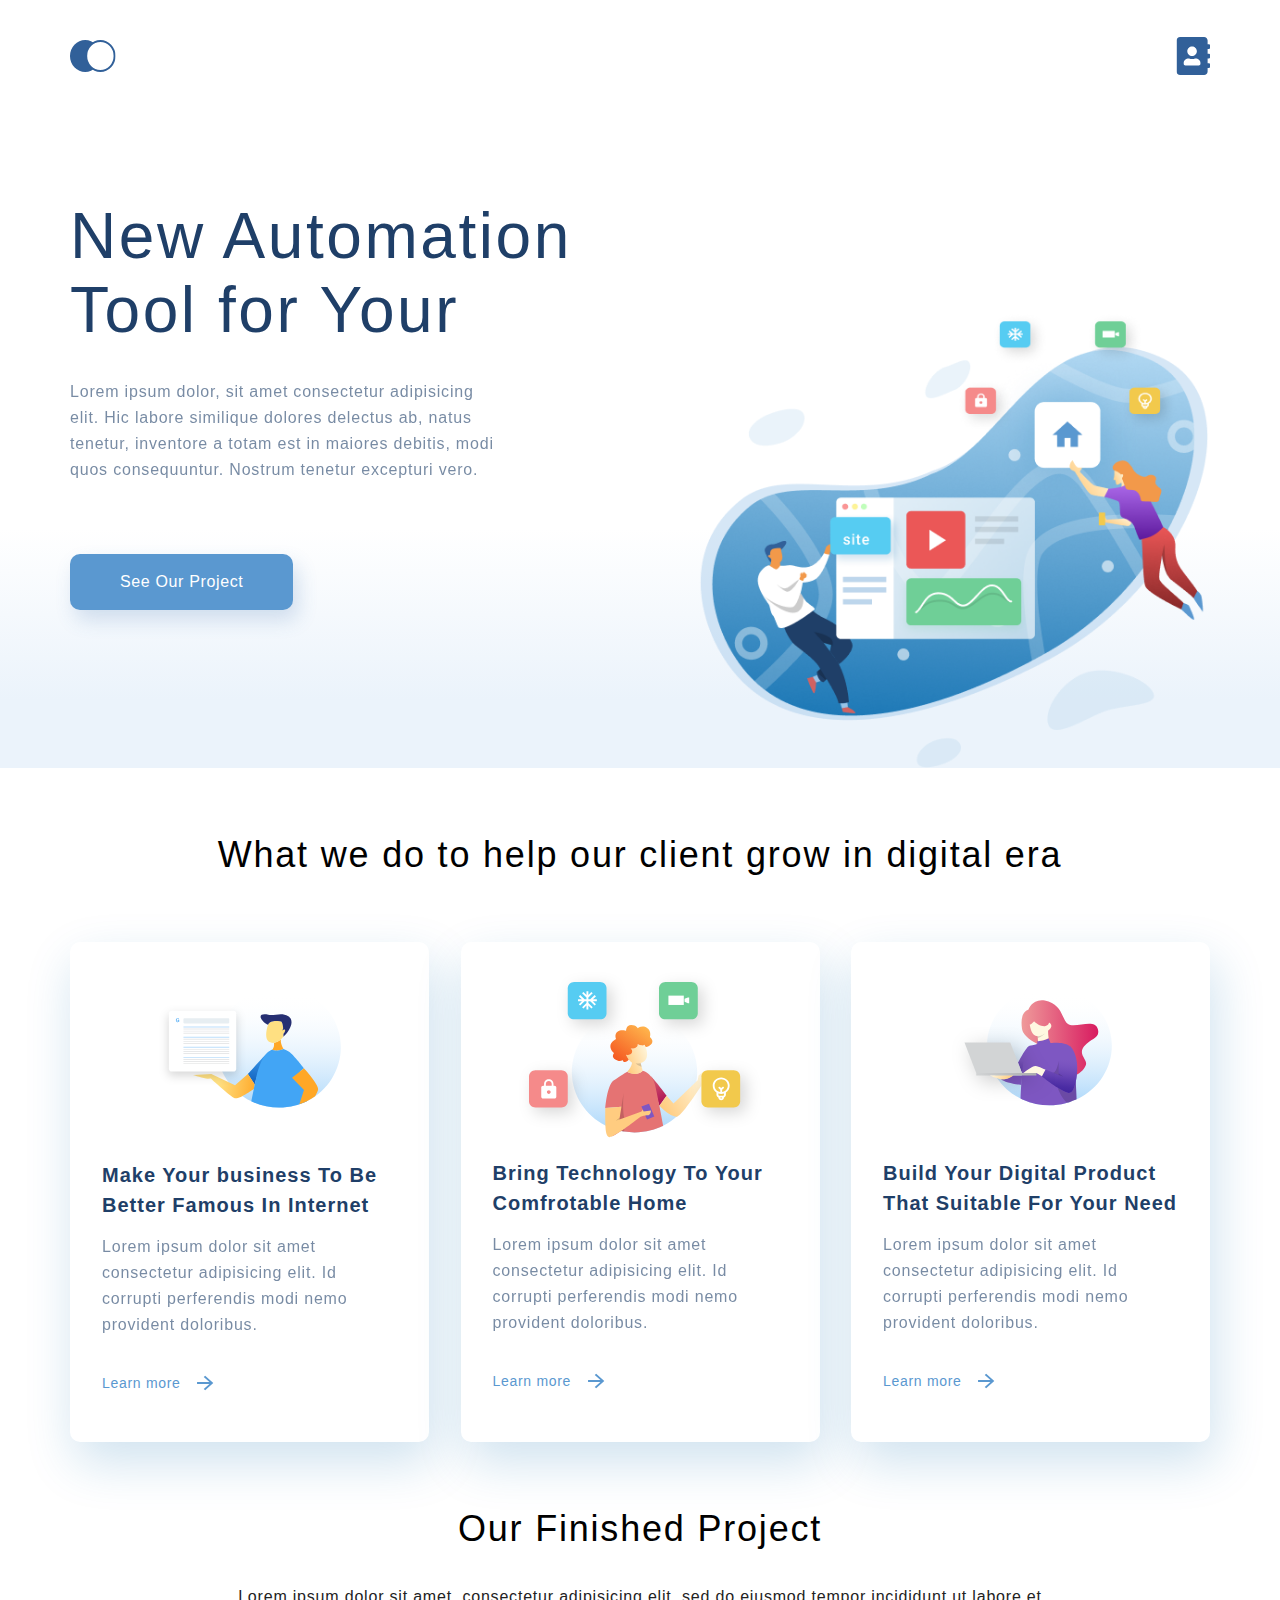
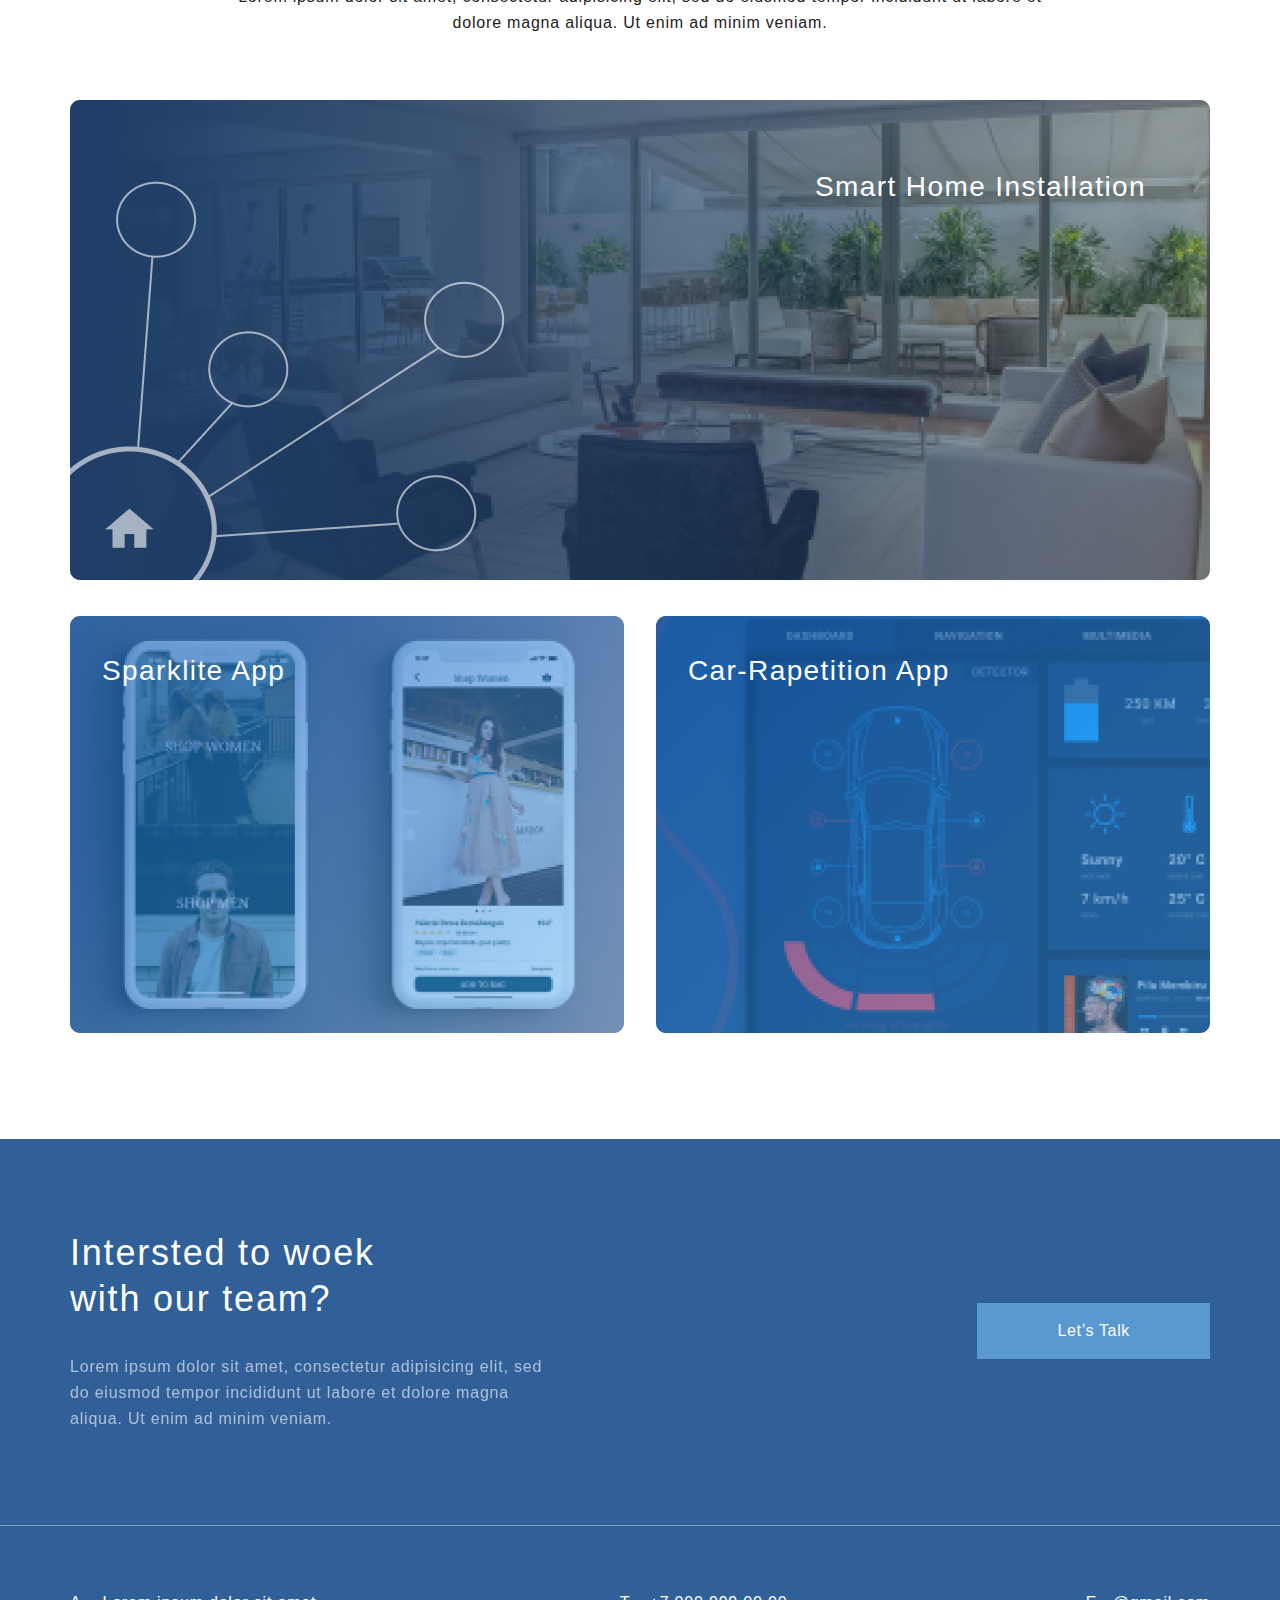
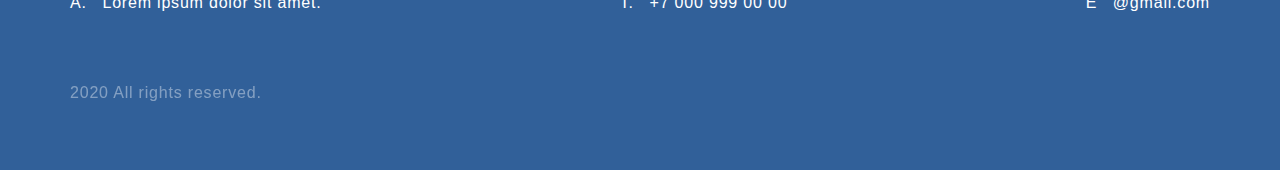
<file: index.html>
<!DOCTYPE html>
<html lang="ru">

<head>
  <meta charset="UTF-8">
  <meta name="viewport" content="width=device-width, initial-scale=1.0">
  <title>Главная</title>
  <link rel="stylesheet" href="css/style.css">
</head>

<body>
  <div class="header">
    <div class="container header__box">
      <ul class="header__nav">
        <li><a href="#"><img src="img/navigation.svg" alt="На главную!"></a>
        </li>
        <li><a href="contacts.html"><img src="img/contacts.svg" alt="Контакты"></a></li>
      </ul>
      <div class="header__content">
        <h1 class="header__title">New Automation
          Tool for Your </h1>
        <p class="paragraph header__paragraph">Lorem ipsum dolor, sit amet consectetur adipisicing elit. Hic labore
          similique
          dolores
          delectus
          ab, natus tenetur,
          inventore a totam est in maiores debitis, modi quos consequuntur. Nostrum tenetur excepturi vero.</p>
        <a href="#" class="header__button">See Our Project</a>
      </div>
    </div>
  </div>

  <div class="container">
    <div class="main-content">
      <h3 class="title-three tools__heading">What we do to help our client grow in digital era</h3>
      <div class="tools">
        <div class="tools__item">
          <img class="tools-img" src="img/cart-img1.svg" alt="Фото карточки1">
          <h4 class="tools__description">Make Your business To Be
            Better Famous In Internet</h4>
          <p class="paragraph tools__paragraph">Lorem ipsum dolor sit amet consectetur adipisicing elit. Id corrupti
            perferendis modi
            nemo
            provident doloribus.</p>
          <a href="#" class="tools__link">Learn more</a>
        </div>
        <!-- /.tools__item -->
        <div class="tools__item tools_item__2 ">
          <img class="tools-img " src="img/cart-img2.svg" alt="Фото карточки2">
          <h4 class="tools__description tools__description-2">Bring Technology To Your
            Comfrotable Home</h4>
          <p class="paragraph tools__paragraph">Lorem ipsum dolor sit amet consectetur adipisicing elit. Id corrupti
            perferendis modi
            nemo
            provident doloribus.</p>
          <a href="#" class="tools__link">Learn more</a>
        </div>
        <!-- /.tools__item -->
        <div class="tools__item">
          <img class="tools-img" src="img/cart-img3.svg" alt="Фото карточки3">
          <h4 class="tools__description">Build Your Digital Product
            That Suitable For Your Need</h4>
          <p class="paragraph tools__paragraph">Lorem ipsum dolor sit amet consectetur adipisicing elit. Id corrupti
            perferendis modi
            nemo
            provident doloribus.</p>
          <a href="#" class="tools__link">Learn more</a>
        </div>
        <!-- /.tools__item -->
      </div>
    </div>
    <div class="project ">
      <h3 class="title-three">Our Finished Project</h3>
      <p class="paragraph project__paragraph">Lorem ipsum dolor sit amet, consectetur adipisicing elit, sed do
        eiusmod tempor incididunt ut labore et dolore magna aliqua. Ut enim ad minim veniam.</p>
      <div class="project__item">
        <img class="project__img" src="img/project1.png" alt="Проект 1">
        <p class="project__text">Smart Home Installation</p>
      </div>
      <div class="project__parent">
        <div class="project__item project__item--margin">
          <img class="project__img" src="img/project2.png" alt="Проект 2">
          <p class="project__text project__text--left">Sparklite App</p>
        </div>
        <div class="project__item">
          <img class="project__img" src="img/project3.png" alt="Проект 3">
          <p class="project__text project__text--left">Car-Rapetition App</p>
        </div>
      </div>
    </div>
  </div>
  <footer class="footer">
    <div class="container">
      <div class="footer__top">
        <div class="footer__heading">
          <h3 class="title-three footer__title">Intersted to woek
            with our team?</h3>
          <p class="paragraph footer__description">Lorem ipsum dolor sit amet, consectetur adipisicing elit, sed do
            eiusmod tempor
            incididunt ut labore et dolore magna aliqua. Ut enim ad minim veniam.</p>
        </div>
        <button class="footer__button">Let’s Talk</button>
      </div>
    </div>

    <div class="footer__line"></div>
    <div class="container">
      <div class="footer__buttom">
        <div class="footer__contacts">
          <ul class="footer__list">
            <li class="list__item">A.&nbsp;&nbsp;&nbsp;Lorem ipsum dolor sit amet.</li>
            <li class="list__item">T.&nbsp;&nbsp;&nbsp;+7 000 999 00 00</li>
            <li class="list__item">E&nbsp;&nbsp;&nbsp;@gmail.com</li>
          </ul>
        </div>
        <div class="policy">
          <p class="paragraph paragraph__policy">2020 All rights reserved.</p>
        </div>
      </div>
    </div>
  </footer>
</body>

</html>
</file>
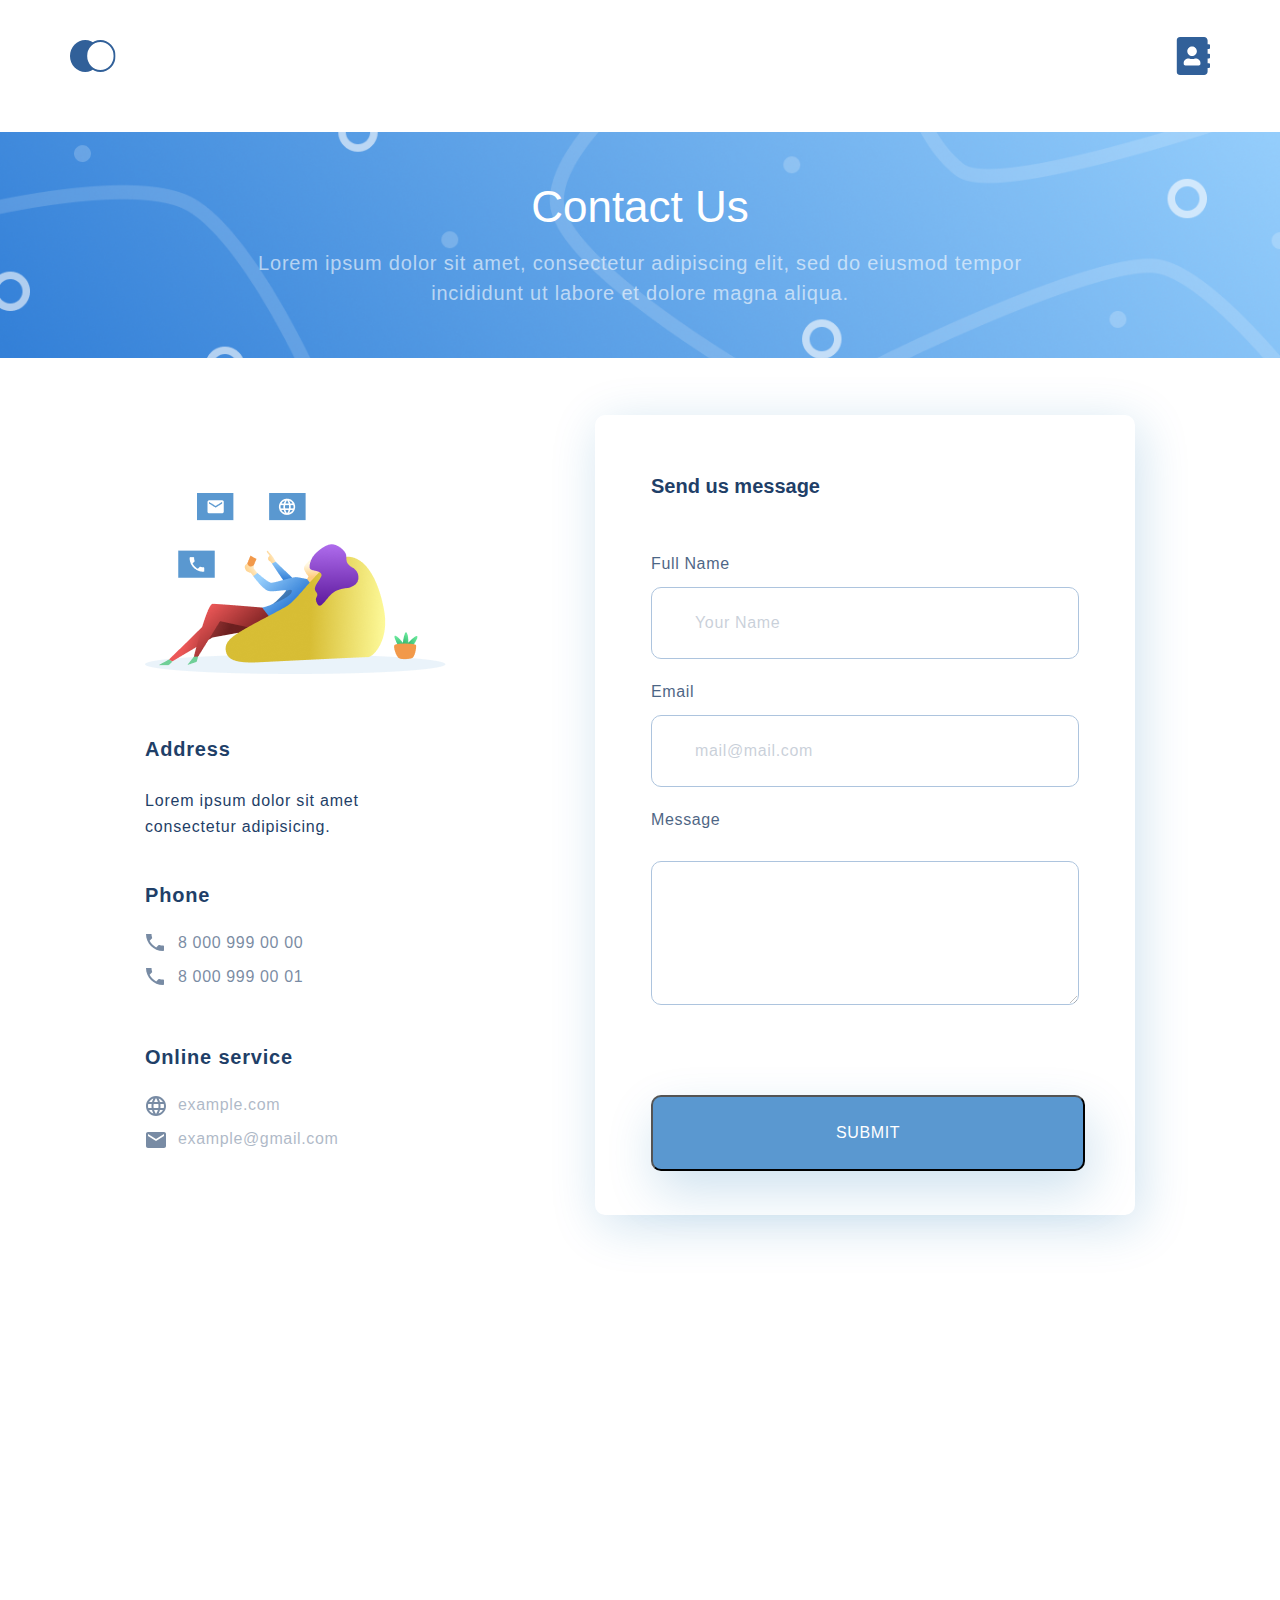
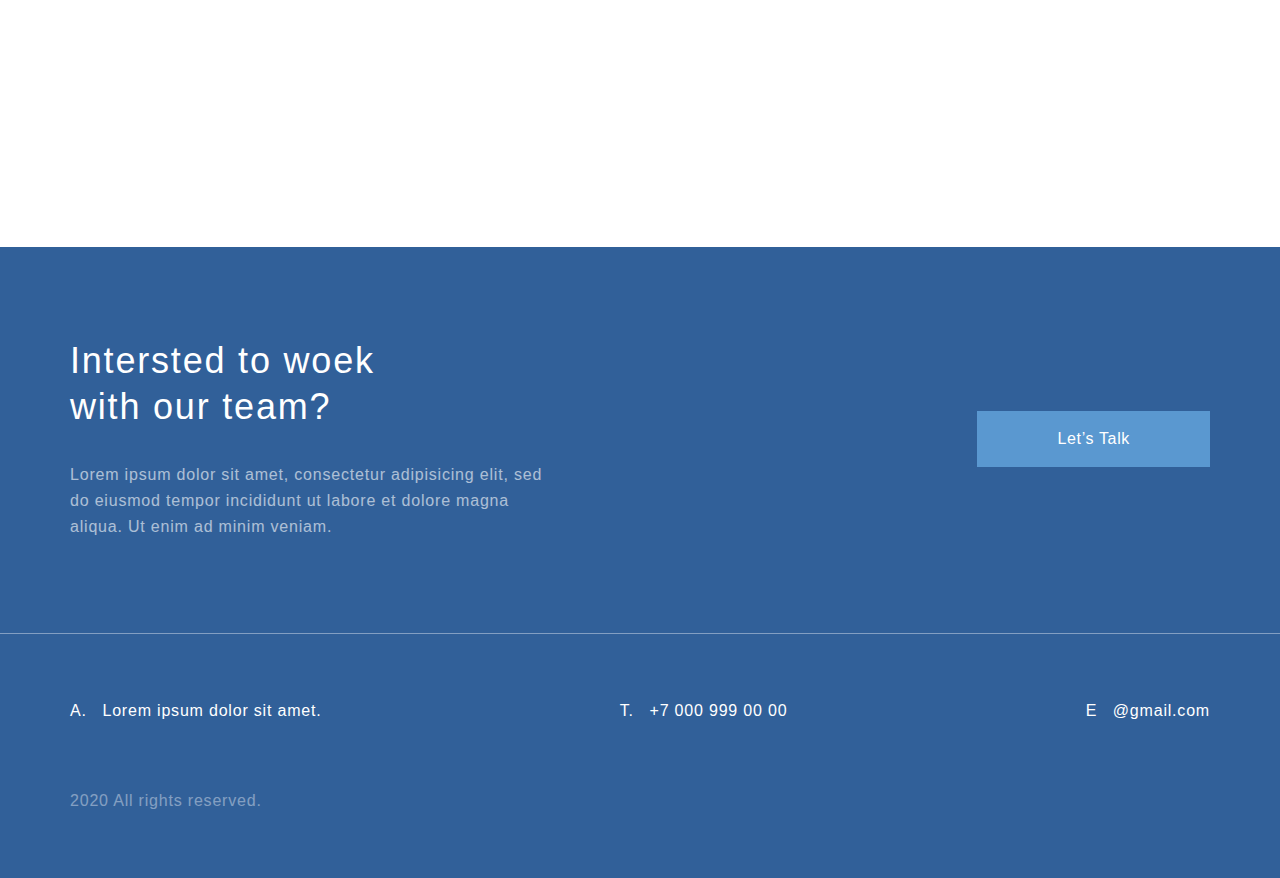
<file: contacts.html>
<!DOCTYPE html>
<html lang="ru">

<head>
  <meta charset="UTF-8">
  <meta name="viewport" content="width=device-width, initial-scale=1.0">
  <title>Контакты</title>
  <link rel="stylesheet" href="css/style.css">
</head>

<body>
  <div class="container">
    <nav class="
    header__nav header__nav-contacts">
      <a href="index.html"><img src="img/navigation.svg" alt="На главную!"></a>
      <a href="#"><img src="img/contacts.svg" alt="Контакты"></a>
    </nav>
  </div>

  <section class="our-contacts">
    <div class="container">
      <h2 class="subtitle">Contact Us</h2>
      <p class="paragraph our-contacts__paragraph">Lorem ipsum dolor sit amet, consectetur adipiscing elit, sed do
        eiusmod tempor incididunt ut labore et dolore magna aliqua. </p>
    </div>
  </section>
  <div class="container">
    <div class="wrap-contacts">
      <div class="aside-contacts">
        <img class="aside-contacts__img" src="img/contact-group.png" alt="contacts">
        <h4 class="title-four aside-contacts__title">Address</h4>
        <p class="paragraph aside-contacts__paragraph">Lorem ipsum dolor sit amet consectetur adipisicing.
        </p>
        <h4 class="title-four aside-contacts__title">Phone</h4>
        <ul class="aside-contacts__list">
          <li class="aside-contacts__item aside-contacts__item--phone">8 000 999 00 00</li>
          <li class="aside-contacts__item aside-contacts__item--phone">8 000 999 00 01</li>
        </ul>
        <h4 class="title-four aside-contacts__title">Online service</h4>
        <ul>
          <li class="aside-contacts__item aside-contacts__item--globus"><a class="aside-contacts__link"
              href="#">example.com</a></li>
          <li class="aside-contacts__item aside-contacts__item--mail"><a class="aside-contacts__link"
              href="#">example@gmail.com</a></li>
        </ul>
      </div>

      <div class="message-form">
        <h4 class="title-four message-form--title">Send us message</h4>
        <form class="message-form__form" action="#">
          <label class="massage-form__label" for="text">Full Name</label>
          <input class="massage-form__input" class="input" type="text" id="name" placeholder="Your Name"><br>
          <label class="massage-form__label" for="email">Email</label>
          <input class="massage-form__input" type="email" id="email" placeholder="mail@mail.com"><br>
          <label class="massage-form__label" for="message">Message</label><br>
          <textarea class="input textarea" id="message" cols="30" rows="20"></textarea><br>
          <button class="button--submit" type="submit">submit</button><br>
        </form>
      </div>
    </div>
  </div>
  <div class="container__maps">
    <div class="maps">
      <iframe
        src="https://www.google.com/maps/embed?pb=!1m18!1m12!1m3!1d18586.62946527648!2d20.621263804395188!3d54.38650922384874!2m3!1f0!2f0!3f0!3m2!1i1024!2i768!4f13.1!3m3!1m2!1s0x46e2fdb9bcfa3313%3A0x2d0cb86002799505!2z0JHQsNCz0YDQsNGC0LjQvtC90L7QstGB0LosINCa0LDQu9C40L3QuNC90LPRgNCw0LTRgdC60LDRjyDQvtCx0LsuLCAyMzg0MjA!5e0!3m2!1sru!2sru!4v1595468953261!5m2!1sru!2sru"
        width="950" height="480" frameborder="0" style="border:0;" allowfullscreen="" aria-hidden="false"
        tabindex="0"></iframe>
    </div>
  </div>

  <footer class="footer">
    <div class="container">
      <div class="footer__top">
        <div class="footer__heading">
          <h3 class="title-three footer__title">Intersted to woek
            with our team?</h3>
          <p class="paragraph footer__description">Lorem ipsum dolor sit amet, consectetur adipisicing elit, sed do
            eiusmod tempor
            incididunt ut labore et dolore magna aliqua. Ut enim ad minim veniam.</p>
        </div>
        <button class="footer__button">Let’s Talk</button>
      </div>
    </div>

    <div class="footer__line"></div>
    <div class="container">
      <div class="footer__contacts">
        <ul class="footer__list">
          <li class="list__item">A.&nbsp;&nbsp;&nbsp;Lorem ipsum dolor sit amet.</li>
          <li class="list__item">T.&nbsp;&nbsp;&nbsp;+7 000 999 00 00</li>
          <li class="list__item">E&nbsp;&nbsp;&nbsp;@gmail.com</li>
        </ul>
      </div>
      <div class="policy">
        <p class="paragraph paragraph__policy">2020 All rights reserved.</p>
      </div>
    </div>
  </footer>
</body>

</html>
</file>
<file: css/style.css>
* {
  margin: 0;
  padding: 0;
  box-sizing: border-box;
}

body {
  font-family: sans-serif;
}

.title-three {
  font-size: 36px;
  line-height: 46px;
  font-weight: 300;
  letter-spacing: 0.05em;
  text-align: center;
  color: #000000;
}

.header {
  height: 768px;
  background: linear-gradient(0deg, #EBF3FB 8.84%, rgba(152, 195, 232, 0) 31.12%);
  margin-bottom: 64px;
}

.container {
  max-width: 1140px;
  margin: 0 auto;
}

.container__maps {
  max-width: 1140px;
  margin: 0 auto;
}

.header__nav {
  display: flex;
  justify-content: space-between;
  align-items: center;
  padding-top: 32px;
  list-style-type: none;
  padding-bottom: 115px;
}

.header__nav-contacts {
  padding-bottom: 48px;
}

.header__box {
  display: flex;
  flex-direction: column;
  height: 100%;
}

.header__content {
  flex-grow: 1;
  background-image: url(../img/main-img.png);
  background-repeat: no-repeat;
  background-position: right bottom;
  background-size: 45%;
}

.title-four {
  font-size: 20px;
  line-height: 30px;
  color: #1F3F68;
}

.paragraph {
  font-size: 16px;
  line-height: 26px;
  letter-spacing: 0.05em;
  color: #1F3F68;
}

.input {
  border: 1px solid #356EAD;
  box-sizing: border-box;
  border-radius: 10px;
  opacity: 0.4;
}

.button--submit {
  background: #5A98D0;
  box-shadow: 5px 20px 50px rgba(16, 112, 177, 0.2);
  border-radius: 10px;
  font-weight: 500;
  font-size: 16px;
  line-height: 26px;
  text-align: center;
  color: #FFFFFF;
  text-transform: uppercase;
}

.header__title {
  max-width: 504px;
  font-size: 64px;
  color: #1F3F68;
  font-weight: 300;
  line-height: 74px;
  letter-spacing: 0.04em;
  margin-bottom: 32px;
}

.header__paragraph {
  max-width: 425px;
  letter-spacing: 0.05em;
  opacity: 0.6;
}

.header__button {
  display: inline-block;
  font-size: 16px;
  line-height: 26px;
  text-align: center;
  letter-spacing: 0.04em;
  color: #FFFFFF;
  background: #5A98D0;
  box-shadow: 5px 10px 20px rgba(53, 110, 173, 0.2);
  border-radius: 10px;
  padding: 15px 50px;
  text-decoration: none;
  margin-top: 71px;
}

.main-content {
  margin-bottom: 64px;
}

.tools {
  display: flex;
  flex-direction: row;
  justify-content: space-between;
  margin-top: 64px;
}

.tools__heading {
  color: #000000;
}

.tools__item {
  max-width: 359px;
  padding: 44px 32px;
  border-radius: 10px;
  box-shadow: 5px 20px 50px rgba(16, 112, 177, 0.2);
  background: #FFFFFF;
  display: flex;
  flex-direction: column;
  box-sizing: border-box;
}

.tools_item__2 {
  padding-top: 30px;
}

.tools-img {
  align-self: center;
}

.tools__description {
  font-size: 20px;
  line-height: 30px;
  letter-spacing: 0.05em;
  color: #1F3F68;
  margin-top: 52px;
  margin-bottom: 14px;
}

.tools__description-2 {
  margin-top: 20px;
}

.tools__paragraph {
  letter-spacing: 0.05em;
  opacity: 0.6;
  margin-bottom: 30px;
}

.tools__link {
  position: relative;
  font-size: 14px;
  line-height: 30px;
  letter-spacing: 0.05em;
  color: #5A98D0;
  text-decoration: none;
}

.tools__link:after {
  content: '';
  position: absolute;
  background-image: url(../img/arrow-right.svg);
  background-repeat: no-repeat;
  width: 24px;
  height: 24px;
  left: 95px;
  bottom: -0.5px;
}

.project {
  margin-bottom: 102px;
}

.project__paragraph {
  width: 75%;
  color: #222222;
  text-align: center;
  margin: 32px auto 64px;
}

.project__parent {
  display: flex;
  justify-content: space-between;
  margin-top: 32px;
}

.project__item {
  position: relative;
  flex-grow: 1;
}

.project__item--margin {
  margin-right: 32px;
}

.project__img {
  width: 100%;
}

.project__text {
  position: absolute;
  top: 64px;
  right: 64px;
  font-size: 28px;
  line-height: 46px;
  letter-spacing: 0.05em;
  color: #FFFFFF;
}

.project__text--left {
  top: 32px;
  left: 32px;
}

.our-contacts {
  margin-bottom: 30px;
  background-image: url(../img/contact-bg.png);
  background-color: rgb(89, 173, 230);
  background-repeat: no-repeat;
  background-size: cover;
  padding: 50px 0;
}

.subtitle {
  font-weight: 500;
  font-size: 44px;
  text-align: center;
  color: #FFFFFF;
}

.our-contacts__paragraph {
  max-width: 75%;
  font-size: 20px;
  line-height: 30px;
  text-align: center;
  margin: auto;
  margin-top: 16px;
  letter-spacing: 0.04em;
  color: rgba(255, 255, 255, 0.6);
}

.wrap-contacts {
  display: flex;
  flex-direction: row;
  justify-content: space-around;
  flex-basis: 50%;
  margin-top: 57px;
  margin-bottom: 40px;
}

.aside-contacts {
  max-width: 300px;
}

.aside-contacts__img {
  padding-top: 78px;
  padding-bottom: 56px;
}

.aside-contacts__title {
  letter-spacing: 0.04em;
  margin-bottom: 24px;
}

.aside-contacts__paragraph {
  margin-bottom: 40px;
}

.aside-contacts__list {
  letter-spacing: 0.04em;
  color: #1F3F68;
  margin-bottom: 40px;
}

.aside-contacts__item {
  list-style: none;
  opacity: 0.6;
  padding-bottom: 16px;
}

.aside-contacts__item--phone {
  background: url(../img/ic_phone_24px.svg) no-repeat -2px -4px;
  padding-left: 33px;
}

.aside-contacts__item--globus {
  background: url(../img/globus.svg) no-repeat -1px -2px;
  padding-left: 33px;
}

.aside-contacts__item--mail {
  background: url(../img/mail.svg) no-repeat 1px 2px;
  padding-left: 33px;
}

.aside-contacts__link {
  display: inline-block;
  letter-spacing: 0.04em;
  opacity: 0.6;
  color: #1F3F68;
  text-decoration: none;
}

.message-form {
  display: flex;
  flex-direction: column;
  align-items: start;
  max-width: 540px;
  height: 800px;
  padding: 56px 56px;
  background: #FFFFFF;
  box-shadow: 5px 10px 50px rgba(16, 112, 177, 0.2);
  border-radius: 10px;
}

.message-form__form {
  display: flex;
  flex-direction: column;
  align-items: start;
}

.message-form--title {
  margin-bottom: 48px;
}

.massage-form__label {
  font-size: 16px;
  line-height: 30px;
  letter-spacing: 0.04em;
  color: #1F3F68;
  opacity: 0.8;
  margin-bottom: 8px;
}

.massage-form__input {
  width: 428px;
  height: 72px;
  opacity: 0.4;
  border: 1px solid #356EAD;
  border-radius: 10px;
}

.massage-form__input::placeholder {
  padding-left: 43px;
  font-weight: 300;
  font-size: 16px;
  line-height: 30px;
  letter-spacing: 0.04em;
  color: #1F3F68;
  opacity: 0.6;
}

.textarea {
  width: 428px;
  height: 144px;
  margin-bottom: 72px;
}

.button--submit {
  font-weight: 500;
  font-size: 16px;
  line-height: 26px;
  text-align: center;
  letter-spacing: 0.04em;
  color: #FFFFFF;
  padding: 23px 183px;
  background: #5A98D0;
  box-shadow: 5px 20px 50px rgba(16, 112, 177, 0.2);
  border-radius: 10px;
}

.maps {
  display: flex;
  justify-content: center;
  margin-bottom: 112px;
}

.google-maps {
  flex-grow: 1;
}

.footer {
  background-color: #316099;
}

.footer__top {
  display: flex;
  justify-content: space-between;
  flex-direction: row;
  align-items: center;
  padding-top: 91px;
  padding-bottom: 93px;
}

.footer__heading {
  display: flex;
  flex-direction: column;
  width: 495px;
  text-align: left;
}

.footer__title {
  width: 340px;
  color: #FFFFFF;
  text-align: left;
  margin-bottom: 32px;
}

.footer__description {
  width: 495px;
  letter-spacing: 0.05em;
  color: #FFFFFF;
  opacity: 0.6;
}

.footer__button {
  font-size: 16px;
  line-height: 26px;
  text-align: center;
  letter-spacing: 0.04em;
  color: #FFFFFF;
  background: #5A98D0;
  padding: 15px 80px;
  border: none;
}

.footer__line {
  height: 1px;
  background-color: #fff;
  opacity: 0.4;
}

.footer__list {
  display: flex;
  flex-direction: row;
  justify-content: space-between;
  list-style-type: none;
  padding: 64px 0;
}

.list__item {
  font-size: 16px;
  line-height: 26px;
  letter-spacing: 0.05em;
  color: #FFFFFF;
}

.paragraph__policy {
  color: #FFFFFF;
  opacity: 0.4;
  padding-bottom: 64px;
}

@media(max-width: 1024px) {
  .container {
    padding-left: 32px;
    padding-right: 32px;
  }
  .header__content {
    background-position: right 200px;
  }
  .tools {
    flex-direction: column;
    align-items: center;
  }
  .tools__item {
    margin-bottom: 32px;
  }
  .footer__top {
    padding-top: 47px;
    padding-bottom: 64px;
  }
  .footer__heading {
    max-width: 336px;
    margin-left: 70px;
  }
  .footer__description {
    max-width: 336px;
  }
  .footer__button {
    padding: 5px 25px;
    margin-right: 70px;
  }
  .footer__buttom {
    display: flex;
    flex-direction: column;
    margin-left: 70px;
  }
  .footer__list {
    flex-direction: column;
  }
  .list__item {
    margin-bottom: 25px;
  }
  .wrap-contacts {
    flex-direction: column;
    align-items: center;
    margin: 0 auto 64px;
  }
  .our-contacts {
    margin-bottom: 0;
  }
  .aside-contacts {
    margin-bottom: 64px;
  }
  .aside-contacts__img {
    padding-top: 64px;
  }
  .message-form {
    max-width: 520px;
  }
  .message-form--title {
    max-width: 100px;
  }
  .container__maps {
    max-width: 100%;
  }
  .maps {
    margin-bottom: 64px;
  }
}

@media(max-width: 667px) {
  .header {
    height: 500px;
    padding-bottom: 41px;
    margin-bottom: 48px;
  }
  .header__nav {
    padding-top: 16px;
    padding-bottom: 28px;
  }
  .header__content {
    display: flex;
    flex-direction: column;
    align-items: center;
    background-image: none;
  }
  .header__title {
    font-size: 32px;
    line-height: 37px;
    text-align: center;
    margin-bottom: 12px;
    width: 100%;
  }
  .header__paragraph {
    width: 100%;
    text-align: center;
  }
  .header__button {
    font-size: 12px;
    line-height: 26px;
    padding: 8px;
    margin-top: 32px;
  }
  .tools__heading {
    font-weight: 300;
    font-size: 24px;
    line-height: 28px;
  }
  .tools {
    margin-top: 32px;
  }
  .tools__item {
    width: 100%;
  }
  .project__paragraph {
    width: 100%;
  }
  .project__text {
    font-size: 16px;
    line-height: 19px;
    top: 16px;
    right: 16px;
  }
  .project__text--left {
    top: 26px;
    left: 16px;
  }
  .project__parent {
    margin-top: 16px;
    flex-direction: column;
  }
  .project__item--margin {
    margin-right: 0;
    margin-bottom: 16px;
  }
  .footer__top {
    flex-direction: column;
    padding-top: 18px;
    padding-bottom: 40px;
  }
  .footer__heading {
    margin: 18px 16px 32px;
    text-align: center;
  }
  .footer__title {
    width: 100%;
    font-size: 24px;
    line-height: 28px;
    text-align: center;
  }
  .footer__description {
    width: 100%;
  }
  .footer__button {
    margin: auto;
  }
  .footer__buttom {
    margin-left: 0;
  }
  .footer__list {
    padding: 32px 0;
    justify-content: start;
  }
  .paragraph__policy {
    padding-bottom: 32px;
  }
  .policy {
    align-self: center;
  }
  .subtitle {
    font-size: 24px;
    line-height: 28px;
  }
  .wrap-contacts {
    margin-bottom: 46px;
  }
  .our-contacts__paragraph {
    font-size: 16px;
    line-height: 30px;
    max-width: 100%;
  }
  .aside-contacts {
    align-self: flex-start;
  }
  .aside-contacts__img {
    padding-top: 46px;
  }
  .message-form {
    max-width: 340px;
    padding: 35px 35px;
  }
  .message-form--title {
    max-width: 100%;
  }
  .massage-form__input {
    width: 272px;
  }
  .textarea {
    width: 272px;
    height: 116px;
  }
  .button--submit {
    padding: 10px 102px;
  }
}
</file>
